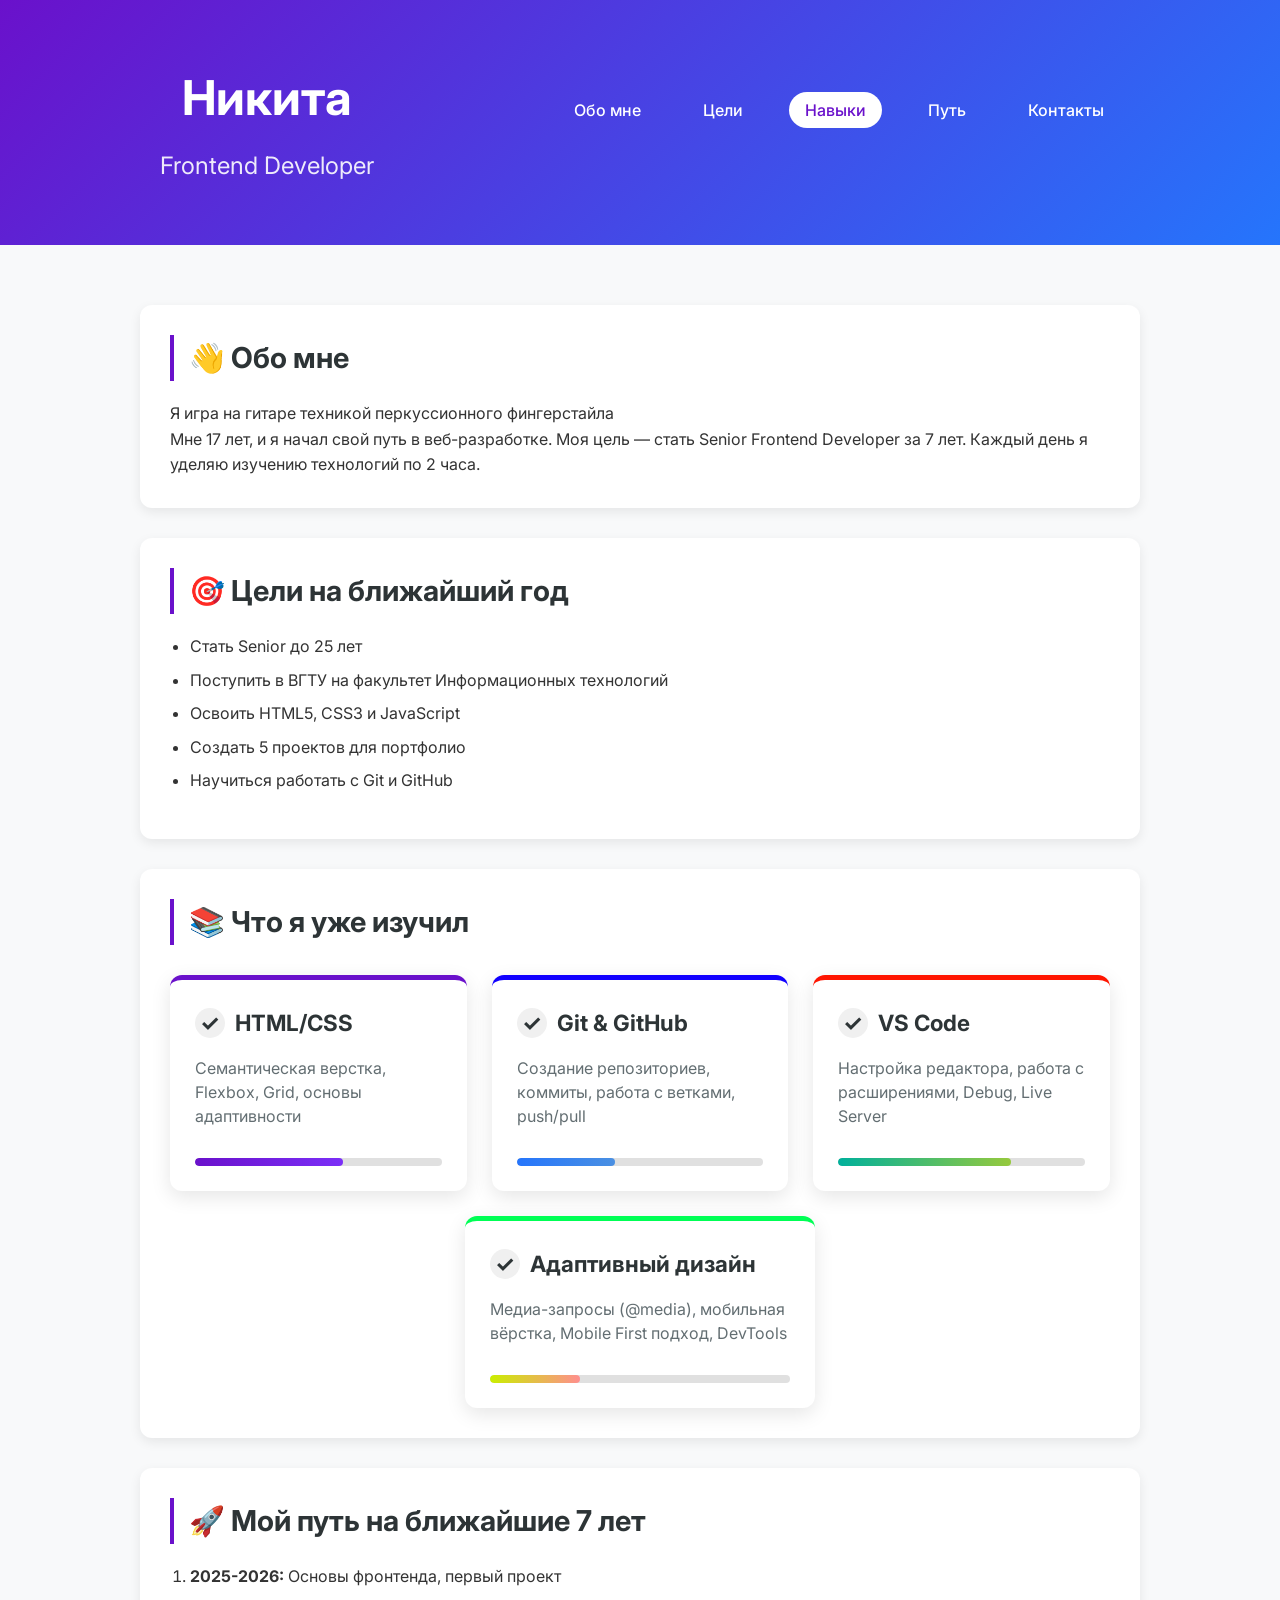
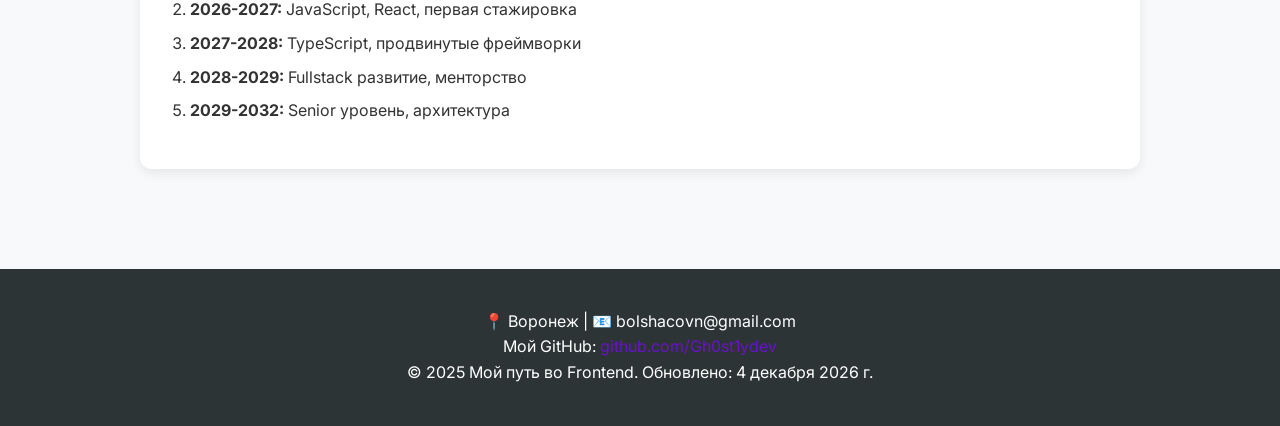
<file: future/01-html-css/01-personal-page/index.html>
<!DOCTYPE html>
<html lang="ru">
<head>
    <meta charset="UTF-8">
    <meta name="viewport" content="width=device-width, initial-scale=1.0">
    <title>Резюме Никита | Frontend-разработчик</title>
    <link rel="stylesheet" href="style.css">
    <link rel="preconnect" href="https://fonts.googleapis.com">
    <link rel="preconnect" href="https://fonts.gstatic.com" crossorigin>
    <link href="https://fonts.googleapis.com/css2?family=Inter:wght@400;500;600;700&display=swap" rel="stylesheet">
</head>
<body>
   <header class="header">
    <div class="container">
        <div class="header-content">
            <div class="logo">
                <h1 class="title">Никита</h1>
                <p class="subtitle">Frontend Developer</p>
            </div>
            
            <!-- НАВИГАЦИЯ -->
            <nav class="nav">
                <ul class="nav-list">
                    <li><a href="#about" class="nav-link active">Обо мне</a></li>
                    <li><a href="#goals" class="nav-link">Цели</a></li>
                    <li><a href="#skills" class="nav-link">Навыки</a></li>
                    <li><a href="#roadmap" class="nav-link">Путь</a></li>
                    <li><a href="#contacts" class="nav-link">Контакты</a></li>
                </ul>
                <div class="mobile-toggle">
                    <span></span>
                    <span></span>
                    <span></span>
                </div>
            </nav>
        </div>
    </div>
</header>

    <main class="main container">
        <section id="about" class="section">
            <h2>👋 Обо мне</h2>
            <p>Я игра на гитаре техникой перкуссионного фингерстайла</p>
            <p>Мне 17 лет, и я начал свой путь в веб-разработке. Моя цель — стать Senior Frontend Developer за 7 лет. Каждый день я уделяю изучению технологий по 2 часа.</p>
        </section>

        <section id="goals" class="section">
            <h2>🎯 Цели на ближайший год</h2>
            <ul>
                <li>Стать Senior до 25 лет</li>
                <li>Поступить в ВГТУ на факультет Информационных технологий</li>
                <li>Освоить HTML5, CSS3 и JavaScript</li>
                <li>Создать 5 проектов для портфолио</li>
                <li>Научиться работать с Git и GitHub</li>
            </ul>
        </section>

       <section id="skills" class="section">
    <h2>📚 Что я уже изучил</h2>
    
    <div class="skills">
        <div class="skill-card html-card">
            <h3>HTML/CSS</h3>
            <p>Семантическая верстка, Flexbox, Grid, основы адаптивности</p>
            <div class="progress">
                <div class="progress-bar" style="width: 60%"></div>
            </div>
        </div>
        
        <div class="skill-card git-card">
            <h3>Git & GitHub</h3>
            <p>Создание репозиториев, коммиты, работа с ветками, push/pull</p>
            <div class="progress">
                <div class="progress-bar" style="width: 40%"></div>
            </div>
        </div>
        
        <div class="skill-card vscode-card">
            <h3>VS Code</h3>
            <p>Настройка редактора, работа с расширениями, Debug, Live Server</p>
            <div class="progress">
                <div class="progress-bar" style="width: 70%"></div>
            </div>
        </div>
        
        <div class="skill-card responsive-card">
            <h3>Адаптивный дизайн</h3>
            <p>Медиа-запросы (@media), мобильная вёрстка, Mobile First подход, DevTools</p>
            <div class="progress">
                <div class="progress-bar" style="width: 30%"></div>
            </div>
        </div>
    </div>
</section>

        <section id="roadmap" class="section">
            <h2>🚀 Мой путь на ближайшие 7 лет</h2>
            <ol>
                <li><strong>2025-2026:</strong> Основы фронтенда, первый проект</li>
                <li><strong>2026-2027:</strong> JavaScript, React, первая стажировка</li>
                <li><strong>2027-2028:</strong> TypeScript, продвинутые фреймворки</li>
                <li><strong>2028-2029:</strong> Fullstack развитие, менторство</li>
                <li><strong>2029-2032:</strong> Senior уровень, архитектура</li>
            </ol>
        </section>
    </main>

    <footer id="contacts" class="footer">
        <div class="container">
            <p>📍 Воронеж | 📧 bolshacovn@gmail.com</p>
            <p>Мой GitHub: <a href="https://github.com/Gh0st1ydev" target="_blank">github.com/Gh0st1ydev</a></p>
            <p>© 2025 Мой путь во Frontend. Обновлено: <span id="current-date"></span></p>
        </div>
    </footer>

    <script src="script.js"></script>
</body>
</html>
</file>
<file: future/01-html-css/01-personal-page/style.css>
/* Сброс стилей и базовые настройки */
* {
    margin: 0;
    padding: 0;
    box-sizing: border-box;
}

body {
    font-family: 'Inter', sans-serif;
    line-height: 1.6;
    color: #333;
    background-color: #f8f9fa;
}

.container {
    max-width: 1000px;
    margin: 0 auto;
    padding: 0 20px;
}

/* Шапка */
.header {
    background: linear-gradient(135deg, #6a11cb 0%, #2575fc 100%);
    color: white;
    padding: 60px 0;
    text-align: center;
    margin-bottom: 40px;
}

.title {
    font-size: 3rem;
    font-weight: 700;
    margin-bottom: 10px;
}

.subtitle {
    font-size: 1.5rem;
    opacity: 0.9;
}

/* Основное содержимое */
.main {
    padding: 20px 0;
}

.section {
    background: white;
    border-radius: 12px;
    padding: 30px;
    margin-bottom: 30px;
    box-shadow: 0 4px 12px rgba(0, 0, 0, 0.08);
}

.section h2 {
    color: #2d3436;
    margin-bottom: 20px;
    font-size: 1.8rem;
    border-left: 4px solid #6a11cb;
    padding-left: 15px;
}

/* Список */
ul, ol {
    padding-left: 20px;
    margin-bottom: 15px;
}

li {
    margin-bottom: 8px;
}

/* Карточки навыков */
/* Секция навыков - Флексбокс */
.skills {
    display: flex;
    flex-wrap: wrap;
    gap: 25px;
    justify-content: center; /* Центрируем карточки */
    margin-top: 30px;
}

.skill-card {
    flex: 1; /* Карточки растягиваются равномерно */
    min-width: 280px; /* Минимальная ширина */
    max-width: 350px; /* Максимальная шитура */
    background: white;
    padding: 25px;
    border-radius: 12px;
    border-top: 5px solid; /* Цветная полоса сверху */
    box-shadow: 0 6px 20px rgba(0, 0, 0, 0.1);
    transition: all 0.3s ease;
    display: flex;
    flex-direction: column; /* Контент внутри карточки тоже по flex */
}

/* Разные цвета для полосок */
.skill-card:nth-child(1) { border-color: #6a11cb; } /* HTML/CSS */
.skill-card:nth-child(2) { border-color: #1100ff; } /* Git */
.skill-card:nth-child(3) { border-color: #ff1500; } /* VS Code */
.skill-card:nth-child(4) { border-color: #00ff55; } /* Адаптивный дизайн*/


.skill-card:hover {
    transform: translateY(-20px); /* Эффект поднятия при наведении */
    box-shadow: 0 12px 25px rgba(0, 0, 0, 0.15);
}

.skill-card h3 {
    margin-bottom: 15px;
    color: #2d3436;
    font-size: 1.4rem;
    display: flex;
    align-items: center;
    gap: 10px;
}

.skill-card h3::before {
    content: "✓";
    background: #f0f0f0;
    width: 30px;
    height: 30px;
    border-radius: 50%;
    display: flex;
    align-items: center;
    justify-content: center;
    font-weight: bold;
}

.skill-card p {
    color: #636e72;
    line-height: 1.5;
    margin-bottom: 20px;
    flex-grow: 1; /* Текст занимает всё доступное пространство */
}

/* Прогресс-бары */
.progress {
    height: 10px;
    background: #f1f2f6;
    border-radius: 5px;
    overflow: hidden;
    margin-top: auto; /* Прижимаем прогресс-бар к низу карточки */
}

.progress-bar {
    height: 100%;
    border-radius: 5px;
    transition: width 0.5s ease;
}

/* Цвета прогресс-баров */
.skill-card:nth-child(1) .progress-bar { background: linear-gradient(90deg, #6a11cb, #7b2ff7); }
.skill-card:nth-child(2) .progress-bar { background: linear-gradient(90deg, #2575fc, #4a90e2); }
.skill-card:nth-child(3) .progress-bar { background: linear-gradient(90deg, #00b09b, #96c93d); }
.skill-card:nth-child(4) .progress-bar { background: linear-gradient(90deg, #caee00, #ff8e8e); }
/* Прогресс-бар */
.progress {
    height: 8px;
    background: #e0e0e0;
    border-radius: 4px;
    margin-top: 10px;
    overflow: hidden;
}

.progress-bar {
    height: 100%;
    background: linear-gradient(90deg, #6a11cb, #2575fc);
    border-radius: 4px;
}

/* Подвал */
.footer {
    background: #2d3436;
    color: white;
    padding: 40px 0;
    margin-top: 50px;
    text-align: center;
}

.footer a {
    color: #6a11cb;
    text-decoration: none;
}

.footer a:hover {
    text-decoration: underline;
}

/* Адаптивность */
/* Навигация */
.header-content {
    display: flex;
    justify-content: space-between;
    align-items: center;
}

.nav-list {
    display: flex;
    list-style: none;
    gap: 30px;
}

.nav-link {
    color: white;
    text-decoration: none;
    font-weight: 500;
    padding: 8px 16px;
    border-radius: 20px;
    transition: all 0.3s ease;
}

.nav-link:hover {
    background: rgba(255, 255, 255, 0.1);
}

.nav-link.active {
    background: white;
    color: #6a11cb;
}

/* Мобильное меню (скрыто на десктопе) */
.mobile-toggle {
    display: none;
    flex-direction: column;
    cursor: pointer;
    gap: 4px;
}

.mobile-toggle span {
    width: 25px;
    height: 3px;
    background: white;
    border-radius: 2px;
}

/* Обновляем адаптивность */
@media (max-width: 768px) {
    .nav-list {
        display: none;
        flex-direction: column;
        position: absolute;
        top: 100%;
        left: 0;
        right: 0;
        background: #6a11cb;
        padding: 20px;
        border-radius: 0 0 12px 12px;
    }
    
    .nav-list.active {
        display: flex;
    }
    
    .mobile-toggle {
        display: flex;
    }
    
    .header-content {
        flex-wrap: wrap;
    }
}
@media (max-width: 768px) {
    .title {
        font-size: 2.2rem;
    }
    
    .subtitle {
        font-size: 1.2rem;
    }
    
    .skills {
        flex-direction: column;
    }
    
    .skill-card {
        min-width: 100%;
    }
}
</file>
